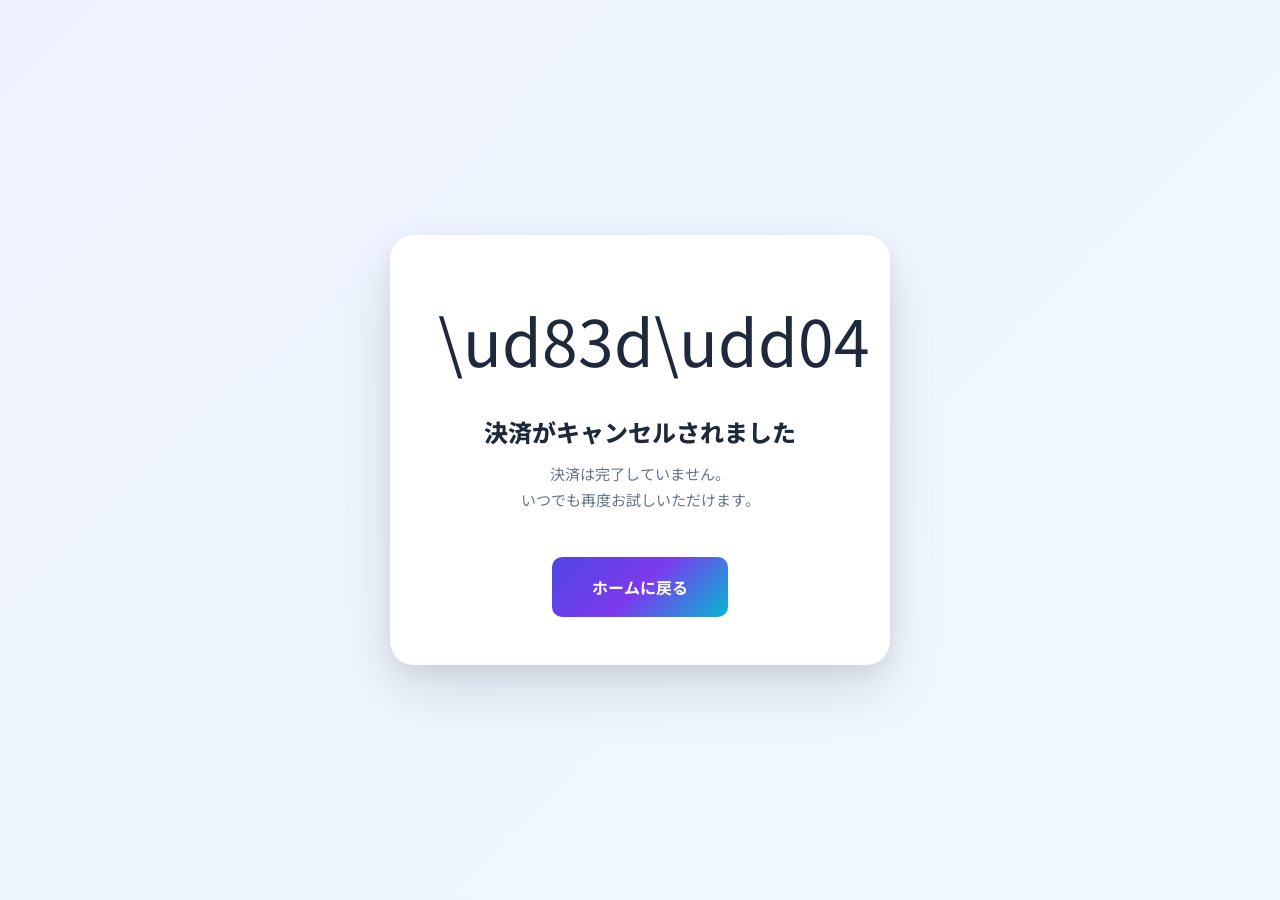
<file: frontend/payment-cancel.html>
<!DOCTYPE html>
<html lang="ja">
<head>
  <meta charset="UTF-8">
  <meta name="viewport" content="width=device-width, initial-scale=1.0">

  <!-- Google tag (gtag.js) - GA4 -->
  <script async src="https://www.googletagmanager.com/gtag/js?id=G-2V4SR99N5C"></script>
  <script>
    window.dataLayer = window.dataLayer || [];
    function gtag(){dataLayer.push(arguments);}
    gtag('js', new Date());
    gtag('config', 'G-2V4SR99N5C');
  </script>

  <title>決済キャンセル | AI GeoLens</title>
  <meta name="robots" content="noindex, nofollow">
  <link rel="preconnect" href="https://fonts.googleapis.com">
  <link href="https://fonts.googleapis.com/css2?family=Noto+Sans+JP:wght@400;700&display=swap" rel="stylesheet">
  <link rel="icon" type="image/svg+xml" href="/favicon.svg">
  <link rel="stylesheet" href="css/style.css">
</head>
<body>

<div class="payment-page">
  <div class="payment-card">
    <div class="payment-icon">\ud83d\udd04</div>
    <h2>決済がキャンセルされました</h2>
    <p>決済は完了していません。<br>いつでも再度お試しいただけます。</p>
    <a href="/" style="display:inline-block;background:var(--gradient);color:#fff;padding:16px 40px;border-radius:10px;text-decoration:none;font-weight:700;margin-top:20px;font-size:16px;">ホームに戻る</a>
  </div>
</div>

</body>
</html>
</file>
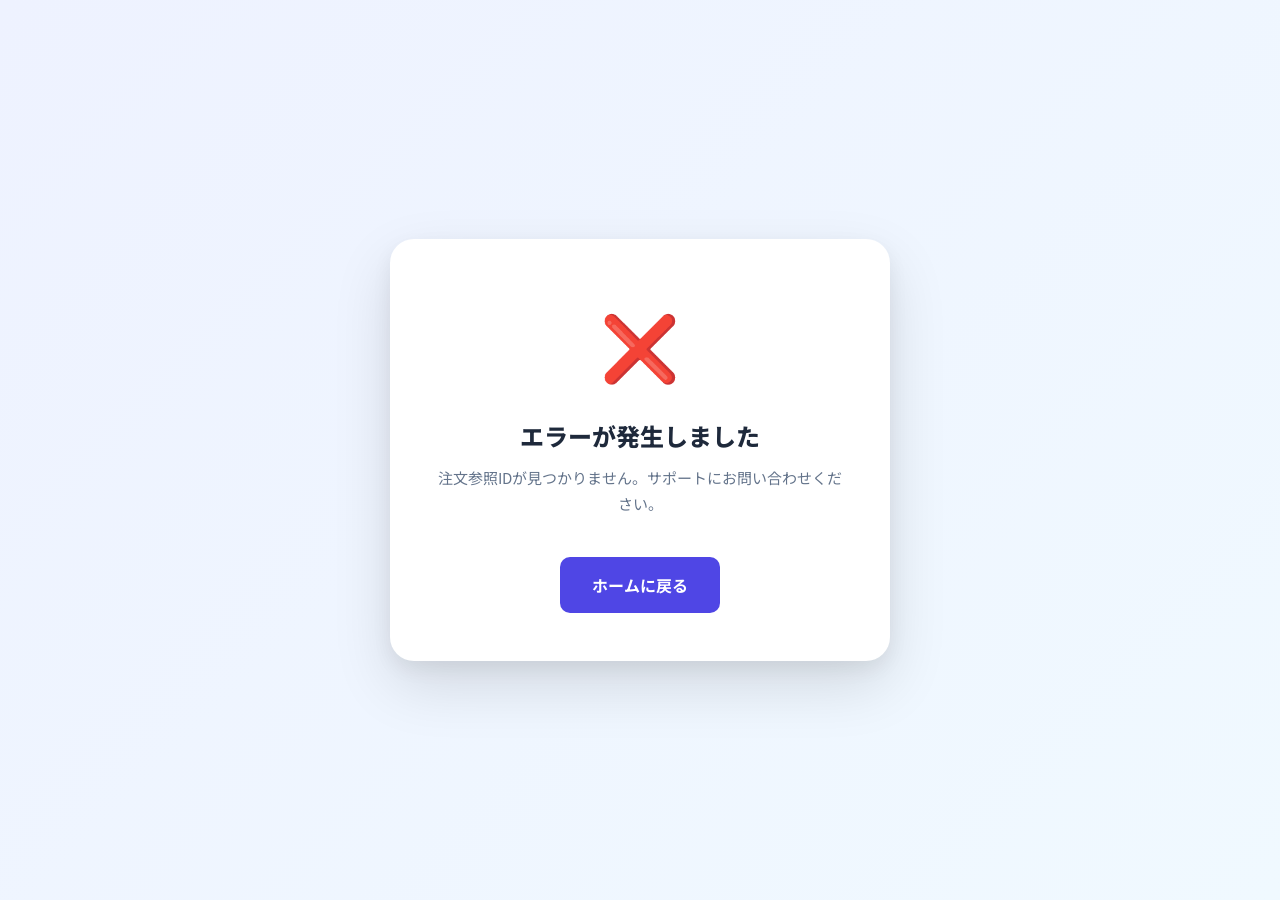
<file: frontend/payment-success.html>
<!DOCTYPE html>
<html lang="ja">
<head>
  <meta charset="UTF-8">
  <meta name="viewport" content="width=device-width, initial-scale=1.0">

  <!-- Google tag (gtag.js) - GA4 -->
  <script async src="https://www.googletagmanager.com/gtag/js?id=G-2V4SR99N5C"></script>
  <script>
    window.dataLayer = window.dataLayer || [];
    function gtag(){dataLayer.push(arguments);}
    gtag('js', new Date());
    gtag('config', 'G-2V4SR99N5C');
  </script>

  <title>決済完了 | AI GeoLens</title>
  <meta name="robots" content="noindex, nofollow">
  <link rel="preconnect" href="https://fonts.googleapis.com">
  <link href="https://fonts.googleapis.com/css2?family=Noto+Sans+JP:wght@400;700&display=swap" rel="stylesheet">
  <link rel="icon" type="image/svg+xml" href="/favicon.svg">
  <link rel="stylesheet" href="css/style.css">
</head>
<body>

<div class="payment-page">
  <div class="payment-card" id="payment-card">
    <!-- Content will be dynamically inserted -->
  </div>
</div>

<script>
const API_BASE = window.location.origin;

// Get order_ref from URL params (PayPal redirects with ?order_ref=xxx&token=EC-xxx&PayerID=xxx)
const params = new URLSearchParams(window.location.search);
const orderRef = params.get("order_ref");

async function verifyAndGenerateReport() {
  const card = document.getElementById("payment-card");

  if (!orderRef) {
    card.innerHTML = `
      <div class="payment-icon">\u274c</div>
      <h2>エラーが発生しました</h2>
      <p>注文参照IDが見つかりません。サポートにお問い合わせください。</p>
      <a href="/" style="display:inline-block;background:var(--primary);color:#fff;padding:14px 32px;border-radius:10px;text-decoration:none;font-weight:700;margin-top:16px;">ホームに戻る</a>
    `;
    return;
  }

  // Show loading state
  card.innerHTML = `
    <div class="payment-spinner"></div>
    <h2>決済を確認中...</h2>
    <p>PayPal決済を確認し、GEO診断レポートを生成しています。<br>この処理には1〜2分かかる場合があります。</p>
  `;

  try {
    const resp = await fetch(`${API_BASE}/api/verify-payment`, {
      method: "POST",
      headers: { "Content-Type": "application/json" },
      body: JSON.stringify({ order_ref: orderRef }),
    });

    const data = await resp.json();

    if (data.error) {
      throw new Error(data.message || data.error);
    }

    // Payment verified — redirect to main page with report data
    sessionStorage.setItem("geo_report_data", JSON.stringify(data));
    window.location.href = "/?report=1";
  } catch (err) {
    card.innerHTML = `
      <div class="payment-icon">\u274c</div>
      <h2>エラーが発生しました</h2>
      <p>${err.message}</p>
      <p style="margin-top:16px;font-size:13px;color:var(--text-light);">決済が完了している場合は、サポートまでお問い合わせください。注文番号: ${orderRef || 'N/A'}</p>
      <a href="/" style="display:inline-block;background:var(--primary);color:#fff;padding:14px 32px;border-radius:10px;text-decoration:none;font-weight:700;margin-top:20px;">ホームに戻る</a>
    `;
  }
}

// Start verification
verifyAndGenerateReport();
</script>

</body>
</html>
</file>
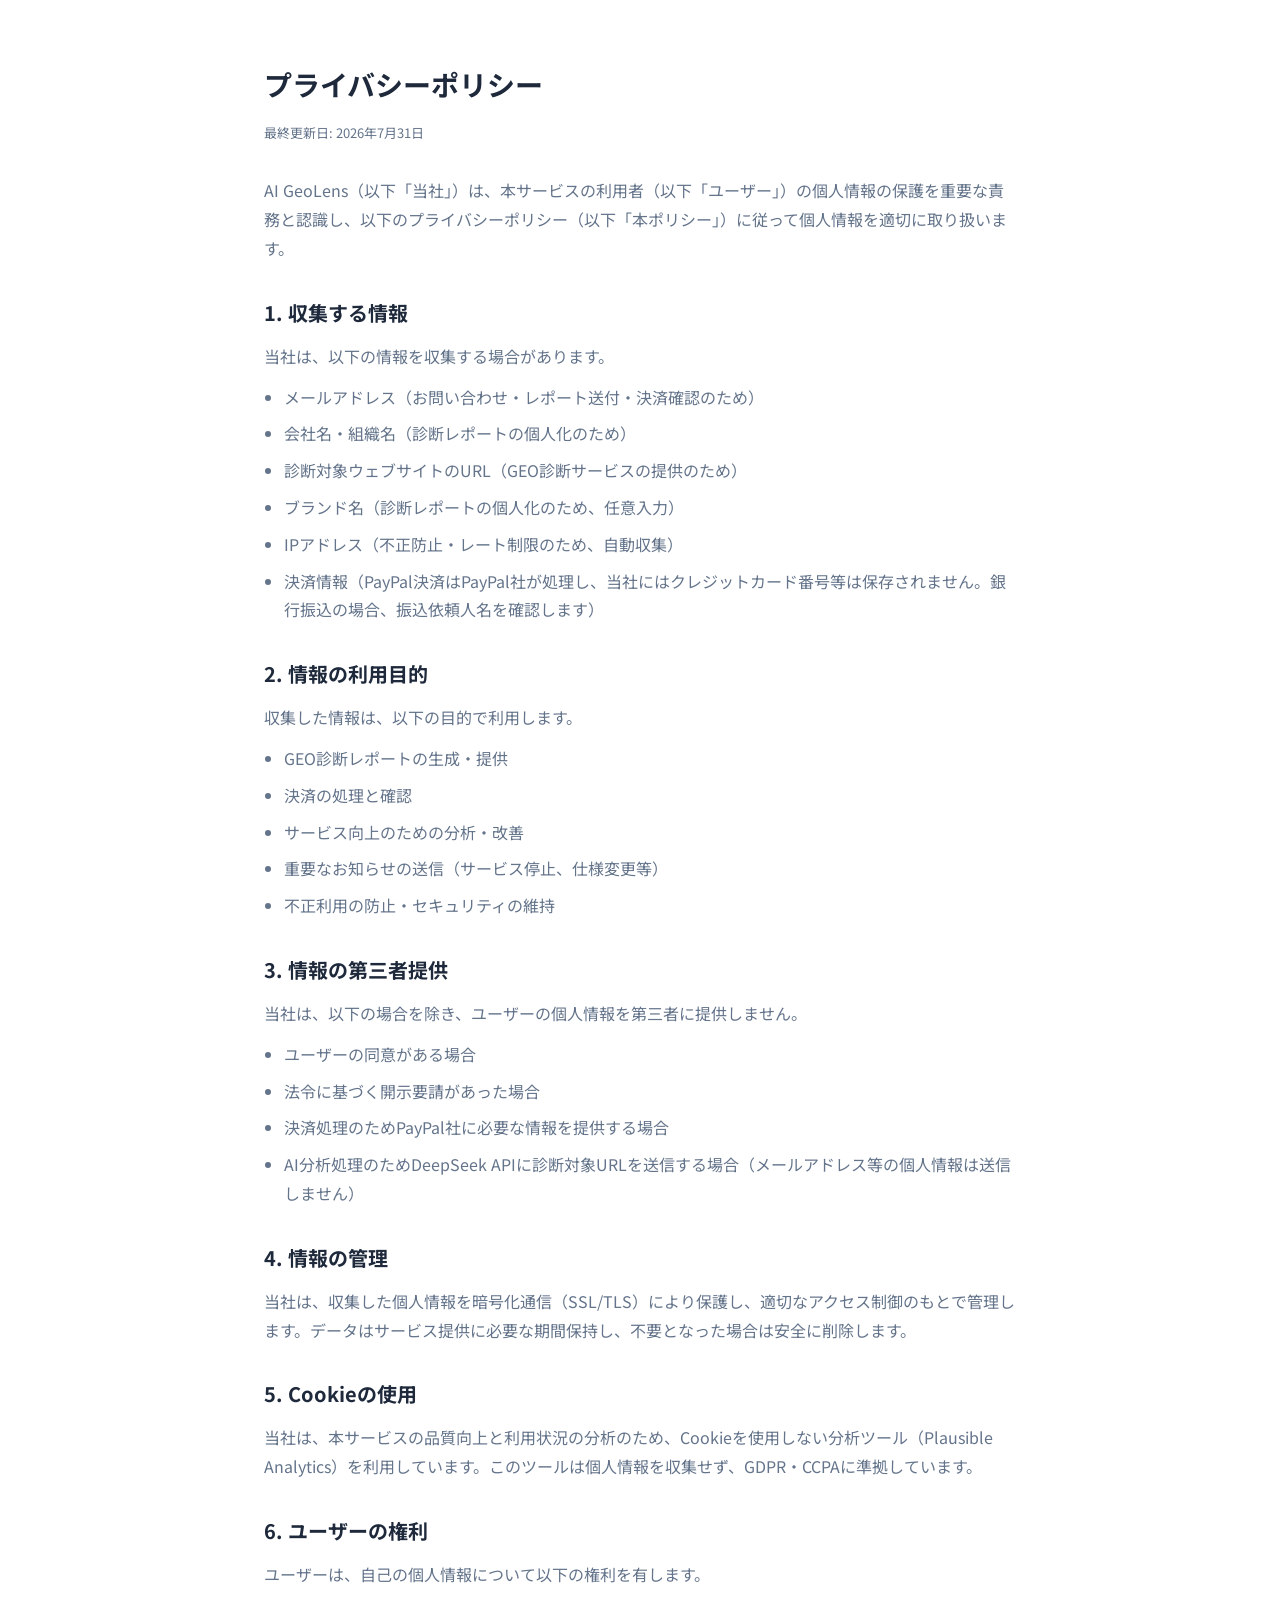
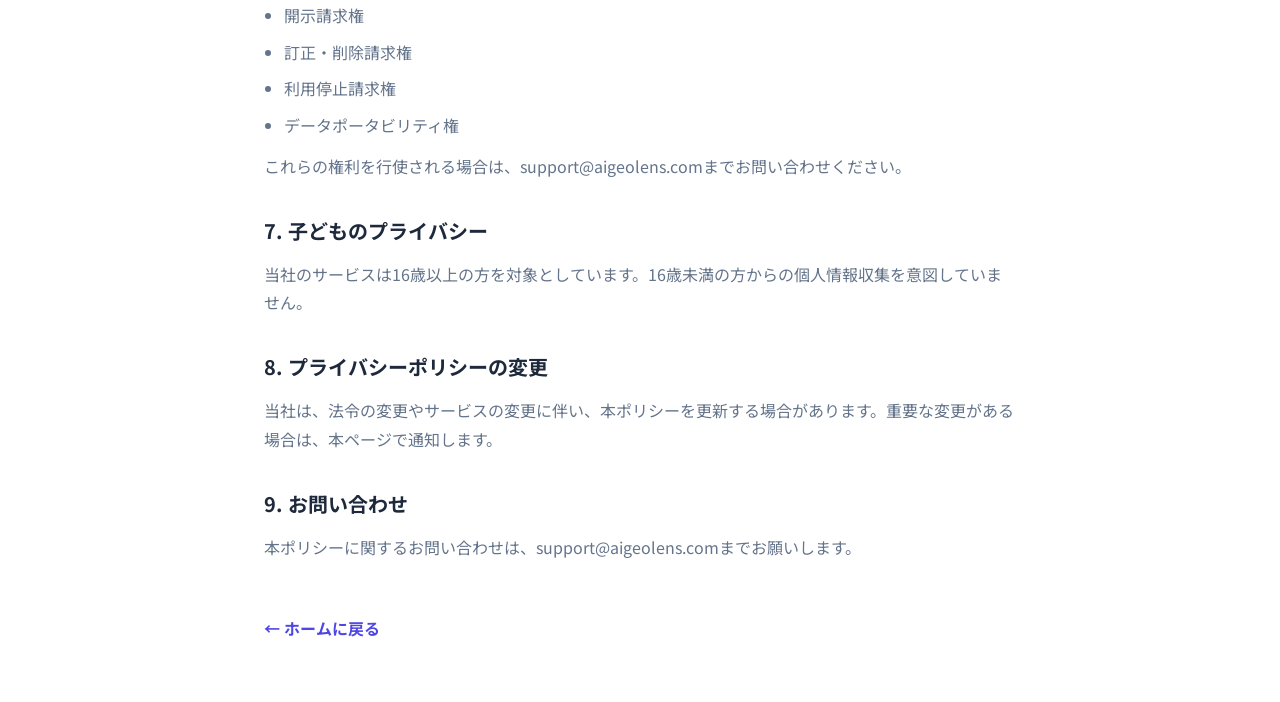
<file: frontend/privacy.html>
<!DOCTYPE html>
<html lang="ja">
<head>
  <meta charset="UTF-8">
  <meta name="viewport" content="width=device-width, initial-scale=1.0">

  <!-- Google tag (gtag.js) - GA4 -->
  <script async src="https://www.googletagmanager.com/gtag/js?id=G-2V4SR99N5C"></script>
  <script>
    window.dataLayer = window.dataLayer || [];
    function gtag(){dataLayer.push(arguments);}
    gtag('js', new Date());
    gtag('config', 'G-2V4SR99N5C');
  </script>

  <title>プライバシーポリシー | AI GeoLens</title>
  <meta name="robots" content="index, follow">
  <link rel="preconnect" href="https://fonts.googleapis.com">
  <link href="https://fonts.googleapis.com/css2?family=Noto+Sans+JP:wght@400;700&display=swap" rel="stylesheet">
  <link rel="icon" type="image/svg+xml" href="/favicon.svg">
  <link rel="stylesheet" href="css/style.css">
  <style>
    .legal-page { max-width: 800px; margin: 60px auto; padding: 0 24px; }
    .legal-page h1 { font-size: 28px; margin-bottom: 8px; }
    .legal-page .updated { color: var(--text-soft); font-size: 13px; margin-bottom: 32px; }
    .legal-page h2 { font-size: 20px; margin: 32px 0 12px; }
    .legal-page p { margin: 12px 0; line-height: 1.8; color: var(--text-soft); }
    .legal-page ul { margin: 12px 0 12px 20px; }
    .legal-page li { margin: 8px 0; color: var(--text-soft); line-height: 1.8; }
    .legal-page .back-link { display: inline-block; margin-top: 40px; color: var(--primary); text-decoration: none; font-weight: 700; }
  </style>
</head>
<body>

<div class="legal-page">
  <h1>プライバシーポリシー</h1>
  <p class="updated">最終更新日: 2026年7月31日</p>

  <p>AI GeoLens（以下「当社」）は、本サービスの利用者（以下「ユーザー」）の個人情報の保護を重要な責務と認識し、以下のプライバシーポリシー（以下「本ポリシー」）に従って個人情報を適切に取り扱います。</p>

  <h2>1. 収集する情報</h2>
  <p>当社は、以下の情報を収集する場合があります。</p>
  <ul>
    <li>メールアドレス（お問い合わせ・レポート送付・決済確認のため）</li>
    <li>会社名・組織名（診断レポートの個人化のため）</li>
    <li>診断対象ウェブサイトのURL（GEO診断サービスの提供のため）</li>
    <li>ブランド名（診断レポートの個人化のため、任意入力）</li>
    <li>IPアドレス（不正防止・レート制限のため、自動収集）</li>
    <li>決済情報（PayPal決済はPayPal社が処理し、当社にはクレジットカード番号等は保存されません。銀行振込の場合、振込依頼人名を確認します）</li>
  </ul>

  <h2>2. 情報の利用目的</h2>
  <p>収集した情報は、以下の目的で利用します。</p>
  <ul>
    <li>GEO診断レポートの生成・提供</li>
    <li>決済の処理と確認</li>
    <li>サービス向上のための分析・改善</li>
    <li>重要なお知らせの送信（サービス停止、仕様変更等）</li>
    <li>不正利用の防止・セキュリティの維持</li>
  </ul>

  <h2>3. 情報の第三者提供</h2>
  <p>当社は、以下の場合を除き、ユーザーの個人情報を第三者に提供しません。</p>
  <ul>
    <li>ユーザーの同意がある場合</li>
    <li>法令に基づく開示要請があった場合</li>
    <li>決済処理のためPayPal社に必要な情報を提供する場合</li>
    <li>AI分析処理のためDeepSeek APIに診断対象URLを送信する場合（メールアドレス等の個人情報は送信しません）</li>
  </ul>

  <h2>4. 情報の管理</h2>
  <p>当社は、収集した個人情報を暗号化通信（SSL/TLS）により保護し、適切なアクセス制御のもとで管理します。データはサービス提供に必要な期間保持し、不要となった場合は安全に削除します。</p>

  <h2>5. Cookieの使用</h2>
  <p>当社は、本サービスの品質向上と利用状況の分析のため、Cookieを使用しない分析ツール（Plausible Analytics）を利用しています。このツールは個人情報を収集せず、GDPR・CCPAに準拠しています。</p>

  <h2>6. ユーザーの権利</h2>
  <p>ユーザーは、自己の個人情報について以下の権利を有します。</p>
  <ul>
    <li>開示請求権</li>
    <li>訂正・削除請求権</li>
    <li>利用停止請求権</li>
    <li>データポータビリティ権</li>
  </ul>
  <p>これらの権利を行使される場合は、support@aigeolens.comまでお問い合わせください。</p>

  <h2>7. 子どものプライバシー</h2>
  <p>当社のサービスは16歳以上の方を対象としています。16歳未満の方からの個人情報収集を意図していません。</p>

  <h2>8. プライバシーポリシーの変更</h2>
  <p>当社は、法令の変更やサービスの変更に伴い、本ポリシーを更新する場合があります。重要な変更がある場合は、本ページで通知します。</p>

  <h2>9. お問い合わせ</h2>
  <p>本ポリシーに関するお問い合わせは、support@aigeolens.comまでお願いします。</p>

  <a href="/" class="back-link">&larr; ホームに戻る</a>
</div>

</body>
</html>
</file>
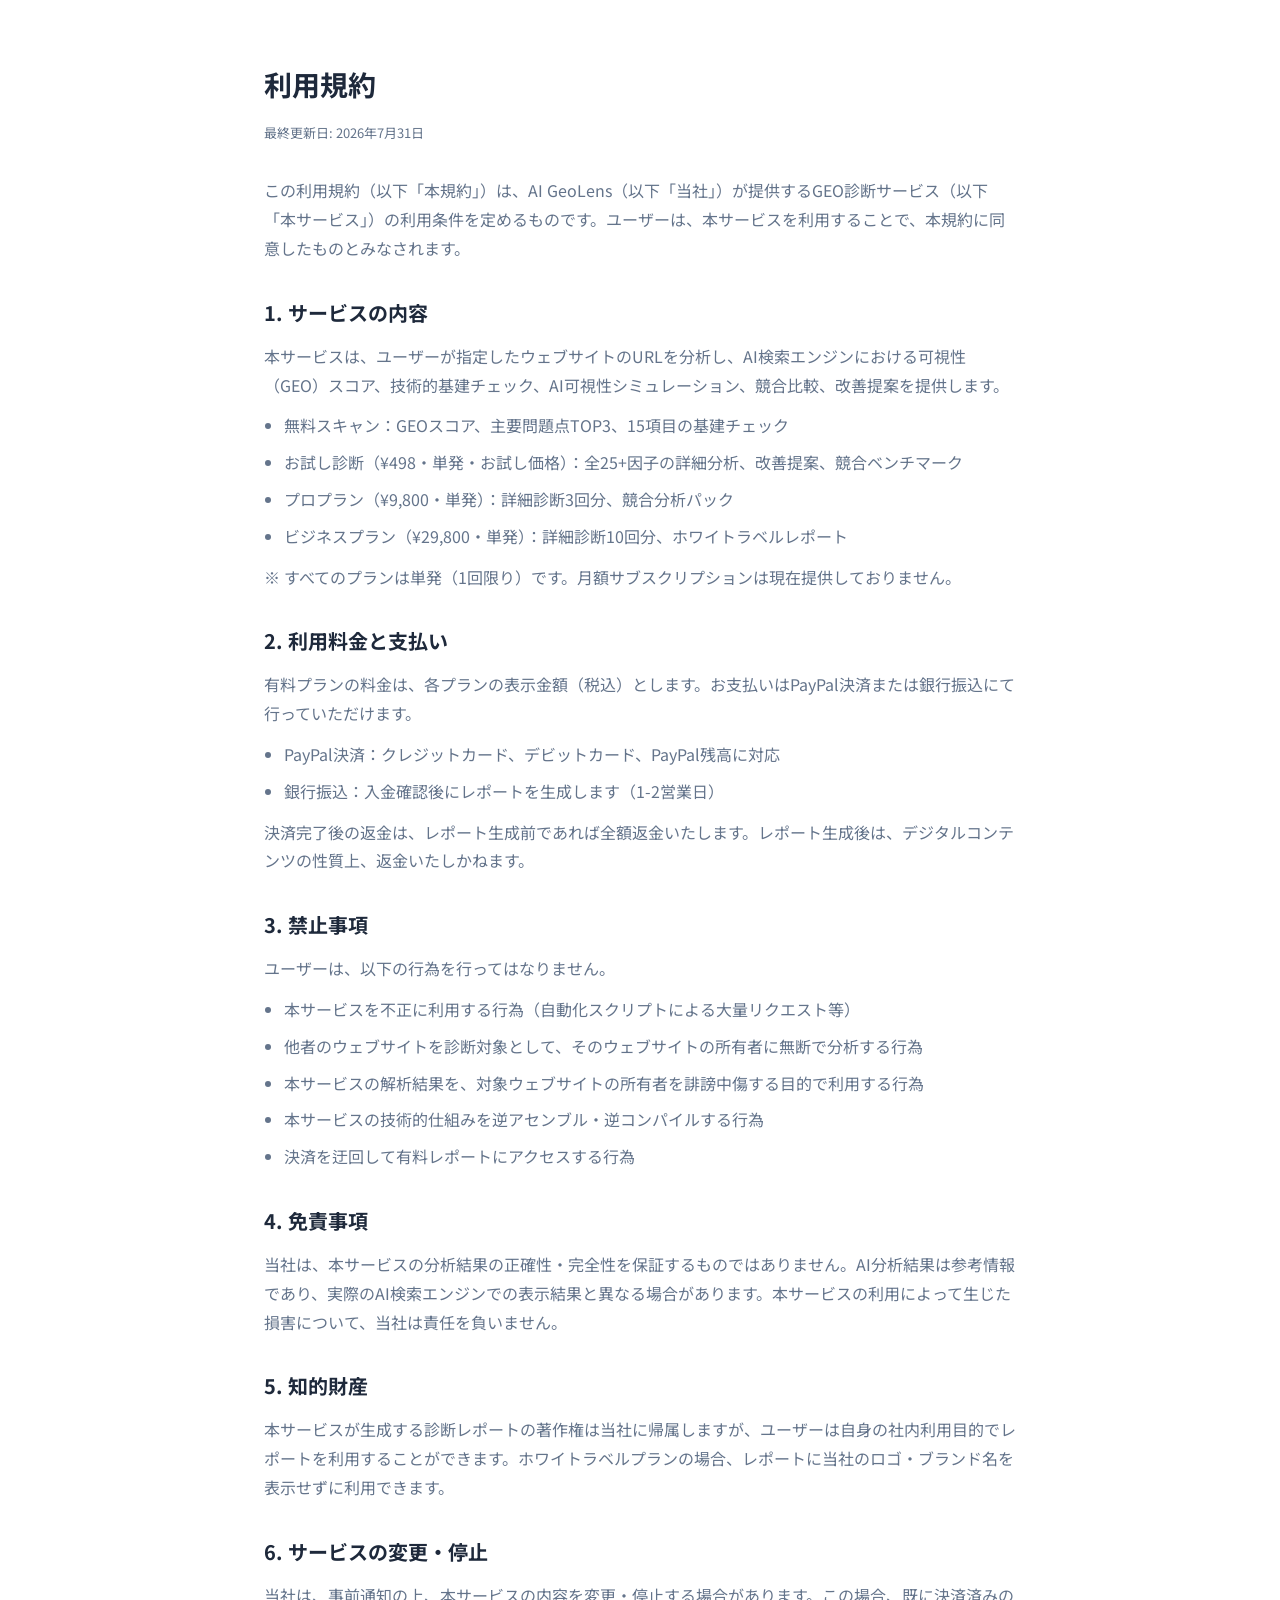
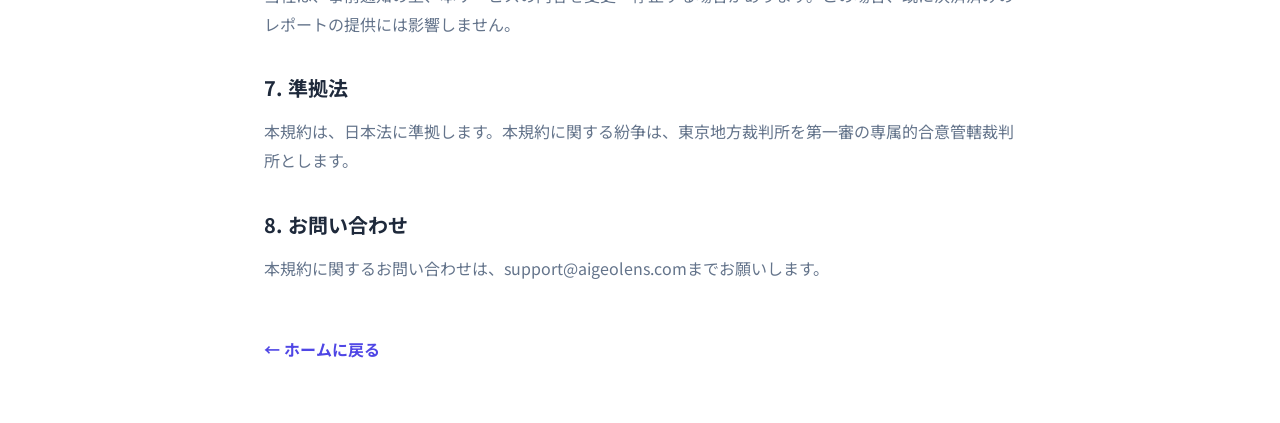
<file: frontend/terms.html>
<!DOCTYPE html>
<html lang="ja">
<head>
  <meta charset="UTF-8">
  <meta name="viewport" content="width=device-width, initial-scale=1.0">

  <!-- Google tag (gtag.js) - GA4 -->
  <script async src="https://www.googletagmanager.com/gtag/js?id=G-2V4SR99N5C"></script>
  <script>
    window.dataLayer = window.dataLayer || [];
    function gtag(){dataLayer.push(arguments);}
    gtag('js', new Date());
    gtag('config', 'G-2V4SR99N5C');
  </script>

  <title>利用規約 | AI GeoLens</title>
  <meta name="robots" content="index, follow">
  <link rel="preconnect" href="https://fonts.googleapis.com">
  <link href="https://fonts.googleapis.com/css2?family=Noto+Sans+JP:wght@400;700&display=swap" rel="stylesheet">
  <link rel="icon" type="image/svg+xml" href="/favicon.svg">
  <link rel="stylesheet" href="css/style.css">
  <style>
    .legal-page { max-width: 800px; margin: 60px auto; padding: 0 24px; }
    .legal-page h1 { font-size: 28px; margin-bottom: 8px; }
    .legal-page .updated { color: var(--text-soft); font-size: 13px; margin-bottom: 32px; }
    .legal-page h2 { font-size: 20px; margin: 32px 0 12px; }
    .legal-page p { margin: 12px 0; line-height: 1.8; color: var(--text-soft); }
    .legal-page ul { margin: 12px 0 12px 20px; }
    .legal-page li { margin: 8px 0; color: var(--text-soft); line-height: 1.8; }
    .legal-page .back-link { display: inline-block; margin-top: 40px; color: var(--primary); text-decoration: none; font-weight: 700; }
  </style>
</head>
<body>

<div class="legal-page">
  <h1>利用規約</h1>
  <p class="updated">最終更新日: 2026年7月31日</p>

  <p>この利用規約（以下「本規約」）は、AI GeoLens（以下「当社」）が提供するGEO診断サービス（以下「本サービス」）の利用条件を定めるものです。ユーザーは、本サービスを利用することで、本規約に同意したものとみなされます。</p>

  <h2>1. サービスの内容</h2>
  <p>本サービスは、ユーザーが指定したウェブサイトのURLを分析し、AI検索エンジンにおける可視性（GEO）スコア、技術的基建チェック、AI可視性シミュレーション、競合比較、改善提案を提供します。</p>
  <ul>
    <li>無料スキャン：GEOスコア、主要問題点TOP3、15項目の基建チェック</li>
    <li>お試し診断（¥498・単発・お試し価格）：全25+因子の詳細分析、改善提案、競合ベンチマーク</li>
    <li>プロプラン（¥9,800・単発）：詳細診断3回分、競合分析パック</li>
    <li>ビジネスプラン（¥29,800・単発）：詳細診断10回分、ホワイトラベルレポート</li>
  </ul>
  <p>※ すべてのプランは単発（1回限り）です。月額サブスクリプションは現在提供しておりません。</p>

  <h2>2. 利用料金と支払い</h2>
  <p>有料プランの料金は、各プランの表示金額（税込）とします。お支払いはPayPal決済または銀行振込にて行っていただけます。</p>
  <ul>
    <li>PayPal決済：クレジットカード、デビットカード、PayPal残高に対応</li>
    <li>銀行振込：入金確認後にレポートを生成します（1-2営業日）</li>
  </ul>
  <p>決済完了後の返金は、レポート生成前であれば全額返金いたします。レポート生成後は、デジタルコンテンツの性質上、返金いたしかねます。</p>

  <h2>3. 禁止事項</h2>
  <p>ユーザーは、以下の行為を行ってはなりません。</p>
  <ul>
    <li>本サービスを不正に利用する行為（自動化スクリプトによる大量リクエスト等）</li>
    <li>他者のウェブサイトを診断対象として、そのウェブサイトの所有者に無断で分析する行為</li>
    <li>本サービスの解析結果を、対象ウェブサイトの所有者を誹謗中傷する目的で利用する行為</li>
    <li>本サービスの技術的仕組みを逆アセンブル・逆コンパイルする行為</li>
    <li>決済を迂回して有料レポートにアクセスする行為</li>
  </ul>

  <h2>4. 免責事項</h2>
  <p>当社は、本サービスの分析結果の正確性・完全性を保証するものではありません。AI分析結果は参考情報であり、実際のAI検索エンジンでの表示結果と異なる場合があります。本サービスの利用によって生じた損害について、当社は責任を負いません。</p>

  <h2>5. 知的財産</h2>
  <p>本サービスが生成する診断レポートの著作権は当社に帰属しますが、ユーザーは自身の社内利用目的でレポートを利用することができます。ホワイトラベルプランの場合、レポートに当社のロゴ・ブランド名を表示せずに利用できます。</p>

  <h2>6. サービスの変更・停止</h2>
  <p>当社は、事前通知の上、本サービスの内容を変更・停止する場合があります。この場合、既に決済済みのレポートの提供には影響しません。</p>

  <h2>7. 準拠法</h2>
  <p>本規約は、日本法に準拠します。本規約に関する紛争は、東京地方裁判所を第一審の専属的合意管轄裁判所とします。</p>

  <h2>8. お問い合わせ</h2>
  <p>本規約に関するお問い合わせは、support@aigeolens.comまでお願いします。</p>

  <a href="/" class="back-link">&larr; ホームに戻る</a>
</div>

</body>
</html>
</file>
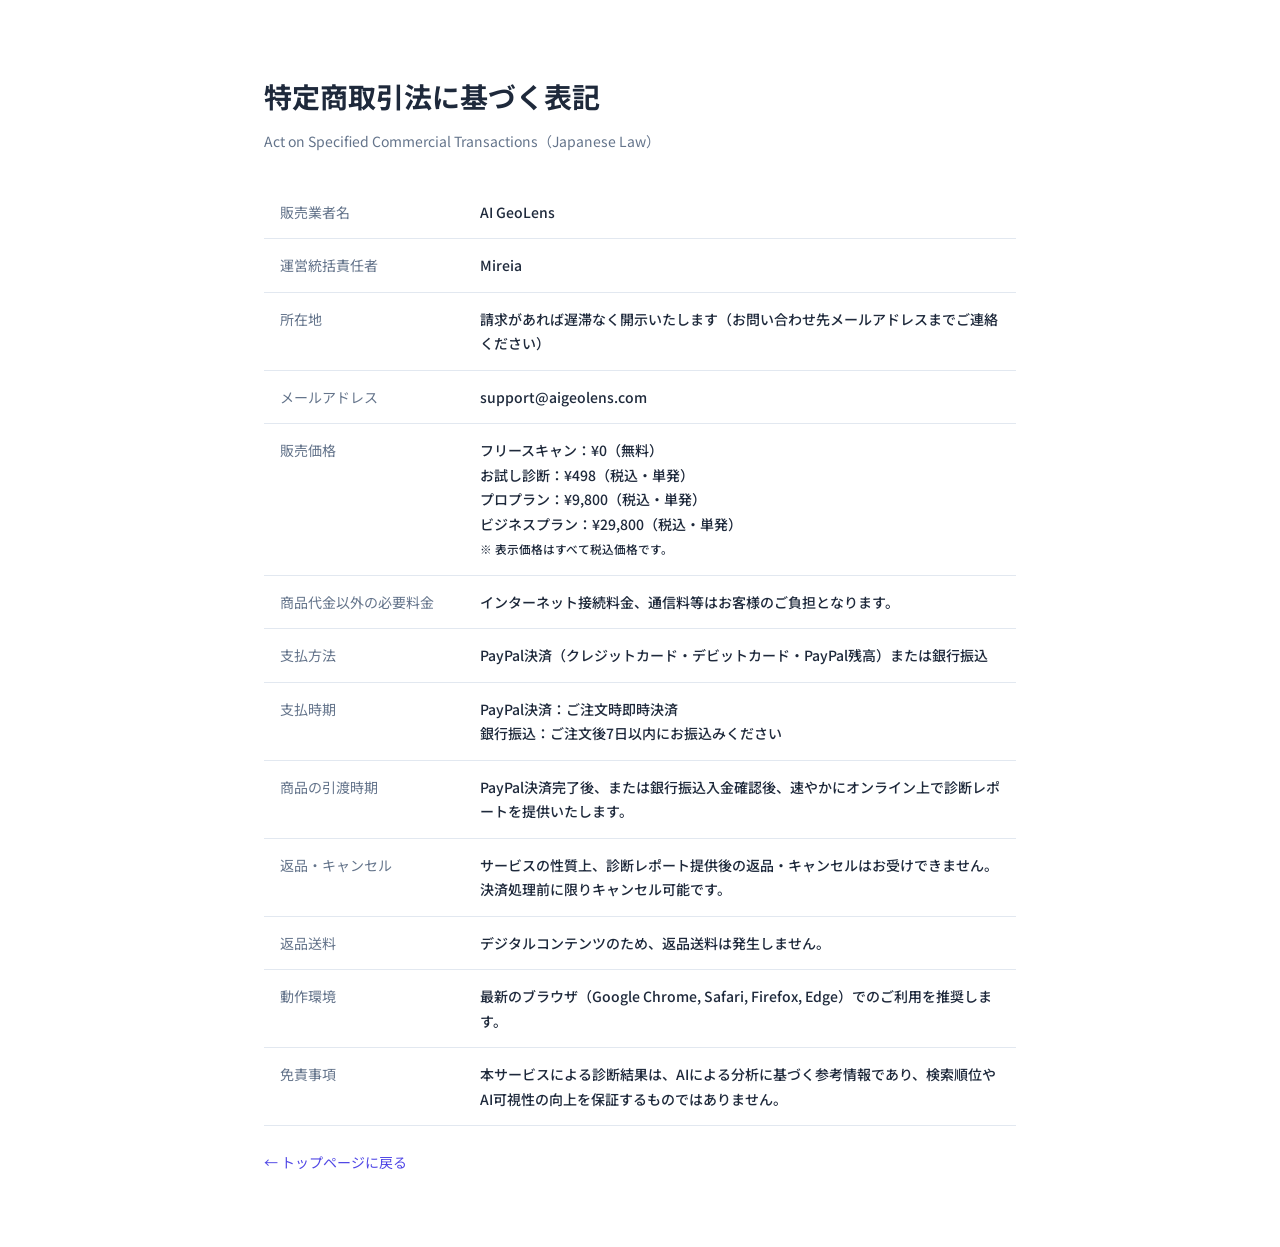
<file: frontend/特定商取引法.html>
<!DOCTYPE html>
<html lang="ja">
<head>
  <meta charset="UTF-8">
  <meta name="viewport" content="width=device-width, initial-scale=1.0">

  <!-- Google tag (gtag.js) - GA4 -->
  <script async src="https://www.googletagmanager.com/gtag/js?id=G-2V4SR99N5C"></script>
  <script>
    window.dataLayer = window.dataLayer || [];
    function gtag(){dataLayer.push(arguments);}
    gtag('js', new Date());
    gtag('config', 'G-2V4SR99N5C');
  </script>

  <title>特定商取引法に基づく表記 | AI GeoLens</title>
  <meta name="robots" content="noindex, follow">
  <link rel="preconnect" href="https://fonts.googleapis.com">
  <link rel="preconnect" href="https://fonts.gstatic.com" crossorigin>
  <link href="https://fonts.googleapis.com/css2?family=Noto+Sans+JP:wght@400;700&display=swap" rel="stylesheet">
  <link rel="icon" type="image/svg+xml" href="/favicon.svg">
  <link rel="stylesheet" href="css/style.css">
  <style>
    .legal-container { max-width: 800px; margin: 40px auto; padding: 32px 24px; background: var(--card); border-radius: 16px; }
    .legal-container h1 { font-size: 28px; margin-bottom: 8px; }
    .legal-container .subtitle { color: var(--text-soft); font-size: 14px; margin-bottom: 32px; }
    .legal-table { width: 100%; border-collapse: collapse; }
    .legal-table th, .legal-table td { padding: 14px 16px; border-bottom: 1px solid var(--border); font-size: 14px; text-align: left; vertical-align: top; }
    .legal-table th { width: 200px; color: var(--text-soft); font-weight: 400; white-space: nowrap; }
    .legal-table td { font-weight: 500; }
    .back-link { display: inline-block; margin-top: 24px; color: var(--primary); text-decoration: none; font-size: 14px; }
    .back-link:hover { text-decoration: underline; }
  </style>
</head>
<body style="background: var(--bg); min-height: 100vh;">
  <div class="legal-container">
    <h1>特定商取引法に基づく表記</h1>
    <p class="subtitle">Act on Specified Commercial Transactions（Japanese Law）</p>

    <table class="legal-table">
      <tr><th>販売業者名</th><td>AI GeoLens</td></tr>
      <tr><th>運営統括責任者</th><td>Mireia</td></tr>
      <tr><th>所在地</th><td>請求があれば遅滞なく開示いたします（お問い合わせ先メールアドレスまでご連絡ください）</td></tr>
      <tr><th>メールアドレス</th><td>support@aigeolens.com</td></tr>
      <tr><th>販売価格</th>
        <td>
          フリースキャン：¥0（無料）<br>
          お試し診断：¥498（税込・単発）<br>
          プロプラン：¥9,800（税込・単発）<br>
          ビジネスプラン：¥29,800（税込・単発）<br>
          <small>※ 表示価格はすべて税込価格です。</small>
        </td>
      </tr>
      <tr><th>商品代金以外の必要料金</th><td>インターネット接続料金、通信料等はお客様のご負担となります。</td></tr>
      <tr><th>支払方法</th><td>PayPal決済（クレジットカード・デビットカード・PayPal残高）または銀行振込</td></tr>
      <tr><th>支払時期</th><td>PayPal決済：ご注文時即時決済<br>銀行振込：ご注文後7日以内にお振込みください</td></tr>
      <tr><th>商品の引渡時期</th><td>PayPal決済完了後、または銀行振込入金確認後、速やかにオンライン上で診断レポートを提供いたします。</td></tr>
      <tr><th>返品・キャンセル</th><td>サービスの性質上、診断レポート提供後の返品・キャンセルはお受けできません。決済処理前に限りキャンセル可能です。</td></tr>
      <tr><th>返品送料</th><td>デジタルコンテンツのため、返品送料は発生しません。</td></tr>
      <tr><th>動作環境</th><td>最新のブラウザ（Google Chrome, Safari, Firefox, Edge）でのご利用を推奨します。</td></tr>
      <tr><th>免責事項</th><td>本サービスによる診断結果は、AIによる分析に基づく参考情報であり、検索順位やAI可視性の向上を保証するものではありません。</td></tr>
    </table>

    <a href="/" class="back-link">&larr; トップページに戻る</a>
  </div>
</body>
</html>
</file>
<file: frontend/css/style.css>
/* ==================== AI GeoLens — Stylesheet ==================== */
/* Modern Japanese B2B SaaS Design */

:root {
  /* Brand Colors */
  --primary: #4F46E5;
  --primary-dark: #4338CA;
  --primary-light: #818CF8;
  --primary-lighter: #C7D2FE;
  --accent: #06B6D4;
  --accent-dark: #0891B2;
  --gradient: linear-gradient(135deg, #4F46E5 0%, #7C3AED 50%, #06B6D4 100%);
  --gradient-soft: linear-gradient(135deg, #EEF2FF 0%, #F0F9FF 100%);

  /* Neutral Colors */
  --bg: #FFFFFF;
  --bg-soft: #F8FAFC;
  --bg-softer: #F1F5F9;
  --bg-card: #FFFFFF;
  --text: #1E293B;
  --text-soft: #64748B;
  --text-light: #94A3B8;
  --border: #E2E8F0;
  --border-light: #F1F5F9;

  /* Status Colors */
  --success: #22C55E;
  --success-soft: #DCFCE7;
  --warning: #F59E0B;
  --warning-soft: #FEF3C7;
  --danger: #EF4444;
  --danger-soft: #FEE2E2;

  /* Layout */
  --radius: 16px;
  --radius-sm: 10px;
  --radius-lg: 24px;
  --shadow: 0 1px 3px rgba(0,0,0,0.05), 0 1px 2px rgba(0,0,0,0.03);
  --shadow-md: 0 4px 12px rgba(0,0,0,0.06), 0 1px 4px rgba(0,0,0,0.04);
  --shadow-lg: 0 12px 40px rgba(0,0,0,0.08), 0 4px 12px rgba(0,0,0,0.04);
  --shadow-xl: 0 24px 60px rgba(0,0,0,0.12), 0 8px 20px rgba(0,0,0,0.06);
  --max-width: 1160px;
}

* { margin: 0; padding: 0; box-sizing: border-box; }

html { scroll-behavior: smooth; }

body {
  font-family: "Noto Sans JP", "Inter", -apple-system, "Hiragino Kaku Gothic ProN", "Hiragino Sans", Meiryo, sans-serif;
  color: var(--text);
  background: var(--bg);
  line-height: 1.75;
  font-size: 16px;
  -webkit-font-smoothing: antialiased;
  -moz-osx-font-smoothing: grayscale;
}

.container { max-width: var(--max-width); margin: 0 auto; padding: 0 24px; }

/* ==================== Hero ==================== */
.hero {
  background: var(--gradient);
  color: #fff;
  padding: 90px 0 110px;
  position: relative;
  overflow: hidden;
}
.hero-bg-mesh {
  position: absolute;
  inset: 0;
  background-image:
    radial-gradient(circle at 20% 30%, rgba(255,255,255,0.08) 0%, transparent 40%),
    radial-gradient(circle at 80% 70%, rgba(6,182,212,0.15) 0%, transparent 40%),
    radial-gradient(circle at 50% 50%, rgba(124,58,237,0.1) 0%, transparent 50%);
  pointer-events: none;
}
.hero::after {
  content: "";
  position: absolute;
  bottom: -1px; left: 0; right: 0;
  height: 80px;
  background: var(--bg);
  clip-path: polygon(0 100%, 100% 100%, 100% 0, 0 80px);
}
.hero-inner { text-align: center; position: relative; z-index: 1; }
.hero .badge {
  display: inline-block;
  background: rgba(255,255,255,0.12);
  border: 1px solid rgba(255,255,255,0.2);
  padding: 8px 20px;
  border-radius: 100px;
  font-size: 13px;
  margin-bottom: 24px;
  backdrop-filter: blur(10px);
  font-weight: 500;
  letter-spacing: 0.3px;
}
.hero h1 {
  font-size: 46px;
  font-weight: 800;
  margin-bottom: 18px;
  letter-spacing: -1px;
  line-height: 1.35;
}
.grad-text {
  background: linear-gradient(135deg, #FBBF24 0%, #F59E0B 100%);
  -webkit-background-clip: text;
  -webkit-text-fill-color: transparent;
  background-clip: text;
}
.hero .sub {
  font-size: 18px;
  opacity: 0.92;
  max-width: 660px;
  margin: 0 auto 36px;
  line-height: 1.7;
}

/* === URL Input Form === */
.url-form-wrap {
  max-width: 580px;
  margin: 0 auto;
  background: #fff;
  border-radius: var(--radius);
  padding: 8px;
  display: flex;
  gap: 6px;
  box-shadow: 0 24px 60px rgba(0,0,0,0.18), 0 8px 24px rgba(0,0,0,0.1);
}
.url-form-wrap input {
  flex: 1;
  border: none;
  outline: none;
  padding: 15px 20px;
  font-size: 15px;
  border-radius: var(--radius-sm);
  color: var(--text);
  font-family: inherit;
}
.url-form-wrap input::placeholder { color: var(--text-light); }
.url-form-wrap button {
  background: var(--primary);
  color: #fff;
  border: none;
  padding: 15px 30px;
  border-radius: var(--radius-sm);
  font-size: 15px;
  font-weight: 700;
  cursor: pointer;
  transition: all 0.2s ease;
  white-space: nowrap;
  font-family: inherit;
}
.url-form-wrap button:hover {
  background: var(--primary-dark);
  transform: translateY(-1px);
  box-shadow: 0 4px 12px rgba(79,70,229,0.3);
}
.url-form-wrap button:disabled { background: var(--text-light); cursor: not-allowed; transform: none; box-shadow: none; }

.hero-trust {
  margin-top: 28px;
  font-size: 13px;
  opacity: 0.85;
  display: flex;
  justify-content: center;
  gap: 28px;
  flex-wrap: wrap;
}
.hero-trust span::before { content: "\2713"; margin-right: 6px; font-weight: 700; }

/* ==================== Stats Bar ==================== */
.stats-bar {
  padding: 40px 0;
  background: var(--bg);
  border-bottom: 1px solid var(--border-light);
}
.stats-grid {
  display: grid;
  grid-template-columns: repeat(4, 1fr);
  gap: 24px;
  text-align: center;
}
.stat-item { padding: 8px; }
.stat-num {
  font-size: 36px;
  font-weight: 800;
  background: var(--gradient);
  -webkit-background-clip: text;
  -webkit-text-fill-color: transparent;
  background-clip: text;
  letter-spacing: -1px;
}
.stat-label {
  font-size: 13px;
  color: var(--text-soft);
  margin-top: 4px;
  font-weight: 500;
}

/* ==================== Sections ==================== */
section { padding: 80px 0; }
.section-title { text-align: center; margin-bottom: 52px; }
.section-title h2 { font-size: 34px; font-weight: 800; margin-bottom: 14px; letter-spacing: -0.5px; }
.section-title p { color: var(--text-soft); font-size: 16px; max-width: 600px; margin: 0 auto; }

/* ==================== Problem ==================== */
.problem { background: var(--bg-soft); }
.problem-grid { display: grid; grid-template-columns: repeat(3, 1fr); gap: 28px; }
.problem-card {
  background: var(--bg-card);
  border-radius: var(--radius);
  padding: 36px;
  box-shadow: var(--shadow-md);
  text-align: center;
  border: 1px solid var(--border);
  transition: transform 0.3s ease, box-shadow 0.3s ease;
}
.problem-card:hover {
  transform: translateY(-6px);
  box-shadow: var(--shadow-lg);
}
.problem-card .icon { font-size: 44px; margin-bottom: 18px; }
.problem-card h3 { font-size: 19px; margin-bottom: 10px; font-weight: 700; }
.problem-card p { color: var(--text-soft); font-size: 14px; line-height: 1.7; }

/* ==================== Steps ==================== */
.steps-grid { display: grid; grid-template-columns: repeat(3, 1fr); gap: 28px; }
.step-card {
  text-align: center;
  padding: 40px 28px;
  border-radius: var(--radius);
  background: var(--bg-card);
  border: 2px solid var(--border);
  transition: all 0.3s ease;
  position: relative;
}
.step-card:hover {
  border-color: var(--primary-light);
  transform: translateY(-4px);
  box-shadow: var(--shadow-md);
}
.step-card .num {
  width: 52px; height: 52px;
  background: var(--gradient);
  color: #fff;
  border-radius: 50%;
  display: flex; align-items: center; justify-content: center;
  font-size: 22px; font-weight: 800;
  margin: 0 auto 18px;
  box-shadow: 0 4px 12px rgba(79,70,229,0.25);
}
.step-card h3 { font-size: 19px; margin-bottom: 10px; font-weight: 700; }
.step-card p { color: var(--text-soft); font-size: 14px; line-height: 1.7; }

/* ==================== Features ==================== */
.features { background: var(--bg-soft); }
.features-grid { display: grid; grid-template-columns: repeat(2, 1fr); gap: 24px; }
.feature-item {
  display: flex;
  gap: 18px;
  padding: 28px;
  background: var(--bg-card);
  border-radius: var(--radius);
  border: 1px solid var(--border);
  transition: all 0.3s ease;
}
.feature-item:hover {
  border-color: var(--primary-lighter);
  box-shadow: var(--shadow-md);
  transform: translateY(-2px);
}
.feature-item .icon {
  flex-shrink: 0;
  width: 48px; height: 48px;
  background: linear-gradient(135deg, rgba(79,70,229,0.1) 0%, rgba(6,182,212,0.1) 100%);
  border-radius: var(--radius-sm);
  display: flex; align-items: center; justify-content: center;
  font-size: 24px;
}
.feature-item h3 { font-size: 17px; margin-bottom: 6px; font-weight: 700; }
.feature-item p { color: var(--text-soft); font-size: 14px; line-height: 1.65; }

/* ==================== Pricing ==================== */
.pricing-grid { display: grid; grid-template-columns: repeat(4, 1fr); gap: 20px; }
.price-card {
  background: var(--bg-card);
  border-radius: var(--radius);
  padding: 36px 24px;
  border: 2px solid var(--border);
  position: relative;
  transition: all 0.3s ease;
  display: flex;
  flex-direction: column;
}
.price-card:hover {
  transform: translateY(-6px);
  box-shadow: var(--shadow-lg);
}
.price-card.featured {
  border-color: var(--primary);
  background: linear-gradient(180deg, #FAFBFF 0%, #FFFFFF 100%);
  box-shadow: var(--shadow-lg);
  transform: translateY(-4px);
}
.price-card.featured::before {
  content: "おすすめ";
  position: absolute;
  top: -14px; left: 50%; transform: translateX(-50%);
  background: var(--gradient);
  color: #fff;
  padding: 5px 18px;
  border-radius: 100px;
  font-size: 12px;
  font-weight: 700;
  letter-spacing: 0.5px;
  box-shadow: 0 4px 12px rgba(79,70,229,0.3);
}
.price-card .plan { font-size: 14px; color: var(--text-soft); font-weight: 600; text-transform: uppercase; letter-spacing: 0.5px; }
.price-card .price { font-size: 38px; font-weight: 800; margin: 10px 0; letter-spacing: -1px; }
.price-card .price small { font-size: 14px; font-weight: 400; color: var(--text-soft); }
.price-card ul { list-style: none; margin: 20px 0; flex: 1; }
.price-card ul li { padding: 7px 0; font-size: 14px; color: var(--text-soft); }
.price-card ul li::before { content: "\2713"; color: var(--success); margin-right: 8px; font-weight: 700; }
.price-card .btn {
  display: block; text-align: center;
  background: var(--bg-soft);
  color: var(--text);
  padding: 13px;
  border-radius: var(--radius-sm);
  text-decoration: none;
  font-weight: 700;
  font-size: 14px;
  transition: all 0.2s ease;
  border: 1px solid var(--border);
}
.price-card .btn:hover { background: var(--primary); color: #fff; border-color: var(--primary); }
.price-card.featured .btn { background: var(--gradient); color: #fff; border: none; }
.price-card.featured .btn:hover { opacity: 0.9; transform: translateY(-1px); }

.pricing-note { text-align: center; margin-top: 32px; color: var(--text-light); }

/* ==================== FAQ ==================== */
.faq { background: var(--bg-soft); }
.faq-list { max-width: 740px; margin: 0 auto; }
.faq-item {
  background: var(--bg-card);
  border-radius: var(--radius);
  margin-bottom: 14px;
  overflow: hidden;
  border: 1px solid var(--border);
  transition: box-shadow 0.2s;
}
.faq-item:hover { box-shadow: var(--shadow); }
.faq-item[open] { box-shadow: var(--shadow-md); border-color: var(--primary-lighter); }
.faq-item summary {
  padding: 20px 28px;
  cursor: pointer;
  font-weight: 600;
  font-size: 15px;
  list-style: none;
  display: flex;
  justify-content: space-between;
  align-items: center;
  transition: color 0.2s;
}
.faq-item summary:hover { color: var(--primary); }
.faq-item summary::after { content: "+"; font-size: 24px; color: var(--primary); font-weight: 300; transition: transform 0.2s; }
.faq-item[open] summary::after { transform: rotate(45deg); }
.faq-item .answer { padding: 0 28px 22px; color: var(--text-soft); font-size: 14px; line-height: 1.8; }

/* ==================== CTA ==================== */
.cta {
  text-align: center;
  padding: 72px 0;
  background: var(--gradient-soft);
}
.cta h2 { font-size: 30px; margin-bottom: 14px; font-weight: 800; }
.cta p { color: var(--text-soft); margin-bottom: 28px; font-size: 16px; }
.cta .btn-cta {
  display: inline-block;
  background: var(--gradient);
  color: #fff;
  padding: 16px 44px;
  border-radius: var(--radius-sm);
  text-decoration: none;
  font-weight: 700;
  font-size: 16px;
  transition: all 0.2s ease;
  box-shadow: 0 4px 16px rgba(79,70,229,0.25);
}
.cta .btn-cta:hover {
  transform: translateY(-2px);
  box-shadow: 0 8px 24px rgba(79,70,229,0.35);
}

/* ==================== Footer ==================== */
footer {
  background: #0F172A;
  color: #94A3B8;
  padding: 56px 0 32px;
}
.footer-grid {
  display: grid;
  grid-template-columns: 2fr 1fr 1fr;
  gap: 48px;
  margin-bottom: 36px;
}
.footer-logo { font-size: 20px; font-weight: 800; color: #fff; margin-bottom: 12px; }
.footer-col p { font-size: 14px; line-height: 1.7; max-width: 320px; }
.footer-col h4 { color: #fff; font-size: 14px; margin-bottom: 14px; font-weight: 600; text-transform: uppercase; letter-spacing: 0.5px; }
.footer-col ul { list-style: none; }
.footer-col ul li { margin-bottom: 8px; }
.footer-col ul li a { color: #94A3B8; text-decoration: none; font-size: 14px; transition: color 0.2s; }
.footer-col ul li a:hover { color: var(--primary-light); }
.footer-bottom {
  border-top: 1px solid rgba(255,255,255,0.08);
  padding-top: 24px;
  text-align: center;
  font-size: 13px;
}
.footer-bottom p { margin: 2px 0; }

/* ==================== Loading Overlay ==================== */
.loading-overlay {
  position: fixed;
  inset: 0;
  background: rgba(15,23,42,0.7);
  display: none;
  align-items: center;
  justify-content: center;
  z-index: 9999;
  backdrop-filter: blur(8px);
}
.loading-overlay.active { display: flex; }
.loading-box {
  background: #fff;
  border-radius: var(--radius-lg);
  padding: 52px 60px;
  text-align: center;
  max-width: 440px;
  box-shadow: var(--shadow-xl);
}
.loading-spinner {
  width: 52px; height: 52px;
  border: 4px solid var(--border);
  border-top-color: var(--primary);
  border-radius: 50%;
  animation: spin 0.8s linear infinite;
  margin: 0 auto 22px;
}
@keyframes spin { to { transform: rotate(360deg); } }
.loading-box h3 { font-size: 20px; margin-bottom: 8px; font-weight: 700; }
.loading-box p { color: var(--text-soft); font-size: 14px; }
.loading-steps { text-align: left; margin-top: 20px; }
.loading-steps div { padding: 6px 0; font-size: 13px; color: var(--text-soft); transition: all 0.3s; }
.loading-steps div.done { color: var(--success); }
.loading-steps div.active { color: var(--primary); font-weight: 600; }

/* ==================== Checkout Modal ==================== */
.modal-overlay {
  position: fixed;
  inset: 0;
  background: rgba(15,23,42,0.6);
  display: none;
  align-items: center;
  justify-content: center;
  z-index: 9998;
  backdrop-filter: blur(6px);
  padding: 24px;
}
.modal-overlay.active { display: flex; }
.modal-box {
  background: #fff;
  border-radius: var(--radius-lg);
  padding: 40px;
  max-width: 460px;
  width: 100%;
  box-shadow: var(--shadow-xl);
  position: relative;
  animation: modalIn 0.3s ease;
}
@keyframes modalIn { from { opacity: 0; transform: translateY(20px) scale(0.95); } to { opacity: 1; transform: translateY(0) scale(1); } }
.modal-close {
  position: absolute;
  top: 16px; right: 16px;
  background: none;
  border: none;
  font-size: 28px;
  color: var(--text-light);
  cursor: pointer;
  line-height: 1;
  padding: 4px 10px;
  border-radius: 8px;
  transition: all 0.2s;
}
.modal-close:hover { background: var(--bg-soft); color: var(--text); }
.modal-box h3 { font-size: 22px; font-weight: 800; margin-bottom: 6px; }
.modal-desc { color: var(--text-soft); font-size: 14px; margin-bottom: 24px; }
.checkout-form .form-group { margin-bottom: 16px; }
.checkout-form label { display: block; font-size: 13px; font-weight: 600; margin-bottom: 6px; }
.checkout-form .req { color: var(--danger); font-size: 11px; }
.checkout-form input {
  width: 100%;
  border: 2px solid var(--border);
  outline: none;
  padding: 13px 16px;
  font-size: 15px;
  border-radius: var(--radius-sm);
  color: var(--text);
  font-family: inherit;
  transition: border-color 0.2s;
}
.checkout-form input:focus { border-color: var(--primary); }
.checkout-summary {
  background: var(--bg-soft);
  border-radius: var(--radius-sm);
  padding: 16px;
  margin: 20px 0;
  display: flex;
  justify-content: space-between;
  align-items: center;
}
.checkout-submit {
  width: 100%;
  background: var(--gradient);
  color: #fff;
  border: none;
  padding: 15px;
  border-radius: var(--radius-sm);
  font-size: 16px;
  font-weight: 700;
  cursor: pointer;
  transition: all 0.2s;
  font-family: inherit;
}
.checkout-submit:hover { opacity: 0.9; transform: translateY(-1px); box-shadow: 0 4px 16px rgba(79,70,229,0.3); }
.checkout-submit:disabled { opacity: 0.6; cursor: not-allowed; transform: none; }

.checkout-submit-alt {
  width: 100%;
  background: transparent;
  color: var(--text-soft);
  border: 1px solid var(--border);
  padding: 12px;
  border-radius: 10px;
  font-size: 14px;
  font-weight: 600;
  cursor: pointer;
  transition: all 0.2s;
  margin-top: 10px;
}
.checkout-submit-alt:hover {
  background: var(--card);
  border-color: var(--primary);
  color: var(--primary);
}
.checkout-submit-alt:disabled { opacity: 0.6; cursor: not-allowed; }

.checkout-note {
  text-align: center;
  font-size: 12px;
  color: var(--text-light);
  margin-top: 14px;
  line-height: 1.6;
}
.checkout-note .lock-icon { margin-right: 4px; }

/* ==================== Report Section ==================== */
.report-section { display: none; padding: 56px 0; }
.report-section.active { display: block; }

/* --- Scan Result Card (Step 1) --- */
.scan-result-card {
  background: var(--bg-card);
  border-radius: var(--radius-lg);
  padding: 44px;
  box-shadow: var(--shadow-lg);
  max-width: 740px;
  margin: 0 auto;
}
.scan-header { display: flex; align-items: center; gap: 28px; margin-bottom: 32px; }
.scan-header .score-circle { margin: 0; width: 110px; height: 110px; font-size: 38px; border-width: 6px; flex-shrink: 0; }
.scan-header-info { flex: 1; }
.scan-url { font-size: 14px; color: var(--text-soft); margin-bottom: 6px; word-break: break-all; }
.scan-summary { font-size: 13px; color: var(--text-soft); margin-top: 8px; line-height: 1.7; }

.issues-section { margin-bottom: 28px; }
.issues-section h3 { font-size: 17px; margin-bottom: 14px; font-weight: 700; }
.issue-item {
  display: flex; align-items: flex-start; gap: 12px;
  padding: 14px 18px;
  border-radius: var(--radius-sm);
  background: var(--warning-soft);
  margin-bottom: 10px;
  border-left: 4px solid var(--warning);
}
.issue-icon { flex-shrink: 0; font-size: 18px; }
.issue-name { font-weight: 600; font-size: 14px; }
.issue-msg { font-size: 13px; color: var(--text-soft); }
.no-issues { padding: 18px; background: var(--bg-soft); border-radius: var(--radius-sm); color: var(--text-soft); font-size: 14px; text-align: center; }

/* --- Locked Preview --- */
.locked-preview {
  background: linear-gradient(135deg, #F1F5F9 0%, #E2E8F0 100%);
  border-radius: var(--radius);
  padding: 28px;
  margin-bottom: 28px;
  border: 1px dashed var(--text-light);
}
.locked-header { display: flex; justify-content: space-between; align-items: center; margin-bottom: 14px; }
.locked-header h3 { font-size: 16px; }
.locked-tag {
  background: var(--gradient);
  color: #fff;
  padding: 4px 12px;
  border-radius: 100px;
  font-size: 11px;
  font-weight: 600;
}
.preview-list { display: flex; flex-direction: column; gap: 10px; }
.preview-item { display: flex; align-items: center; gap: 10px; font-size: 14px; color: var(--text-soft); }
.lock-icon { font-size: 16px; }

/* --- Lead/Payment Capture Section --- */
.lead-capture-section {
  background: var(--gradient);
  border-radius: var(--radius);
  padding: 36px;
  text-align: center;
  color: #fff;
}
.lead-capture-section h3 { font-size: 22px; margin-bottom: 8px; font-weight: 800; }
.lead-desc { font-size: 14px; opacity: 0.9; margin-bottom: 22px; }
.lead-form { max-width: 500px; margin: 0 auto; }
.lead-form .form-row { display: flex; gap: 12px; margin-bottom: 14px; }
.lead-form input {
  flex: 1;
  border: none;
  outline: none;
  padding: 13px 18px;
  font-size: 14px;
  border-radius: var(--radius-sm);
  color: var(--text);
  font-family: inherit;
}
.lead-form input::placeholder { color: var(--text-light); }
.lead-submit {
  width: 100%;
  background: #fff;
  color: var(--primary);
  border: none;
  padding: 15px 28px;
  border-radius: var(--radius-sm);
  font-size: 16px;
  font-weight: 700;
  cursor: pointer;
  transition: all 0.2s;
  font-family: inherit;
}
.lead-submit:hover { transform: translateY(-2px); box-shadow: 0 8px 24px rgba(0,0,0,0.15); }
.lead-note { font-size: 12px; opacity: 0.85; margin-top: 14px; }

/* --- Full Report Card --- */
.report-card {
  background: var(--bg-card);
  border-radius: var(--radius-lg);
  padding: 44px;
  box-shadow: var(--shadow-lg);
  max-width: 880px;
  margin: 0 auto;
}
.report-header { text-align: center; margin-bottom: 36px; }
.score-circle {
  width: 130px; height: 130px;
  margin: 0 auto 18px;
  border-radius: 50%;
  display: flex; align-items: center; justify-content: center;
  font-size: 44px; font-weight: 800;
  border: 7px solid;
}
.score-circle.excellent { border-color: var(--success); color: var(--success); background: var(--success-soft); }
.score-circle.good { border-color: #3B82F6; color: #3B82F6; background: #DBEAFE; }
.score-circle.average { border-color: var(--warning); color: var(--warning); background: var(--warning-soft); }
.score-circle.poor { border-color: var(--danger); color: var(--danger); background: var(--danger-soft); }
.report-header h2 { font-size: 26px; font-weight: 800; }
.report-header .url { color: var(--text-soft); font-size: 14px; }
.report-header .level-badge {
  display: inline-block;
  padding: 5px 18px;
  border-radius: 100px;
  font-size: 13px;
  font-weight: 600;
  margin-top: 10px;
}

.section-h3 { font-size: 19px; font-weight: 700; margin: 32px 0 14px; padding-bottom: 10px; border-bottom: 2px solid var(--border); }

.dim-grid { display: grid; grid-template-columns: repeat(2, 1fr); gap: 18px; margin-bottom: 28px; }
.dim-item { padding: 20px; border-radius: var(--radius-sm); background: var(--bg-soft); border: 1px solid var(--border); transition: all 0.2s; }
.dim-item:hover { box-shadow: var(--shadow); }
.dim-item .dim-name { font-size: 13px; color: var(--text-soft); margin-bottom: 6px; text-transform: capitalize; font-weight: 500; }
.dim-item .dim-score { font-size: 28px; font-weight: 800; }
.dim-item .dim-bar { height: 7px; border-radius: 4px; background: var(--border); margin-top: 10px; overflow: hidden; }
.dim-item .dim-bar-fill { height: 100%; border-radius: 4px; background: var(--primary); transition: width 0.6s ease; }
.dim-item .dim-comment { font-size: 12px; color: var(--text-soft); margin-top: 8px; line-height: 1.6; }

.query-list { display: flex; flex-wrap: wrap; gap: 10px; margin-bottom: 28px; }
.query-tag { padding: 7px 16px; border-radius: 100px; font-size: 13px; font-weight: 500; }
.query-tag.positive { background: rgba(34,197,94,0.1); color: var(--success); border: 1px solid rgba(34,197,94,0.2); }

.comp-grid { display: grid; grid-template-columns: repeat(auto-fill, minmax(220px, 1fr)); gap: 14px; margin-bottom: 28px; }
.comp-item { padding: 18px; border-radius: var(--radius-sm); background: var(--bg-soft); border: 1px solid var(--border); }
.comp-name { font-weight: 700; font-size: 16px; }
.comp-score { font-size: 14px; color: var(--primary); font-weight: 600; margin: 6px 0; }
.comp-adv { font-size: 12px; color: var(--text-soft); }

.checks-list { margin-bottom: 28px; }
.check-row { display: flex; align-items: flex-start; gap: 12px; padding: 10px 0; border-bottom: 1px solid var(--border); font-size: 14px; }
.check-row .icon { flex-shrink: 0; width: 22px; text-align: center; font-weight: 700; }
.check-row.pass .icon { color: var(--success); }
.check-row.fail .icon { color: var(--danger); }
.check-row .name { font-weight: 600; }
.check-row .msg { color: var(--text-soft); font-size: 13px; }

.recs-list { margin-bottom: 28px; }
.rec-item { padding: 18px; border-radius: var(--radius-sm); background: var(--bg-soft); margin-bottom: 12px; border-left: 5px solid var(--primary); transition: all 0.2s; }
.rec-item:hover { box-shadow: var(--shadow); }
.rec-item.high { border-left-color: var(--danger); }
.rec-item.medium { border-left-color: var(--warning); }
.rec-item .rec-cat { font-size: 12px; color: var(--text-soft); font-weight: 500; }
.rec-item .rec-title { font-weight: 700; font-size: 15px; margin: 4px 0; }
.rec-item .rec-desc { font-size: 13px; color: var(--text-soft); line-height: 1.6; }
.rec-item .rec-meta { font-size: 12px; color: var(--primary); margin-top: 8px; font-weight: 600; }

.report-actions { text-align: center; margin-top: 36px; }
.report-actions a {
  display: inline-block;
  background: var(--gradient);
  color: #fff;
  padding: 14px 36px;
  border-radius: var(--radius-sm);
  text-decoration: none;
  font-weight: 700;
  margin: 0 8px;
  transition: all 0.2s;
  box-shadow: 0 2px 8px rgba(79,70,229,0.2);
}
.report-actions a:hover { transform: translateY(-2px); box-shadow: 0 6px 20px rgba(79,70,229,0.3); }
.report-actions a.secondary { background: var(--bg-soft); color: var(--text); border: 1px solid var(--border); box-shadow: none; }

/* ==================== Payment Success Page ==================== */
.payment-page {
  min-height: 100vh;
  display: flex;
  align-items: center;
  justify-content: center;
  background: var(--gradient-soft);
  padding: 24px;
}
.payment-card {
  background: #fff;
  border-radius: var(--radius-lg);
  padding: 48px;
  max-width: 500px;
  text-align: center;
  box-shadow: var(--shadow-xl);
}
.payment-icon { font-size: 64px; margin-bottom: 16px; }
.payment-card h2 { font-size: 24px; font-weight: 800; margin-bottom: 8px; }
.payment-card p { color: var(--text-soft); font-size: 15px; margin-bottom: 24px; }
.payment-spinner {
  width: 48px; height: 48px;
  border: 4px solid var(--border);
  border-top-color: var(--primary);
  border-radius: 50%;
  animation: spin 0.8s linear infinite;
  margin: 0 auto 20px;
}

/* ==================== Responsive ==================== */
@media (max-width: 900px) {
  .pricing-grid { grid-template-columns: repeat(2, 1fr); }
  .footer-grid { grid-template-columns: 1fr 1fr; gap: 32px; }
}
@media (max-width: 768px) {
  .hero { padding: 60px 0 90px; }
  .hero h1 { font-size: 30px; }
  .hero .sub { font-size: 15px; }
  .stats-grid { grid-template-columns: repeat(2, 1fr); gap: 20px; }
  .problem-grid, .steps-grid { grid-template-columns: 1fr; }
  .features-grid { grid-template-columns: 1fr; }
  .pricing-grid { grid-template-columns: 1fr; }
  .dim-grid { grid-template-columns: 1fr; }
  .footer-grid { grid-template-columns: 1fr; }
  .url-form-wrap { flex-direction: column; }
  .section-title h2 { font-size: 26px; }
  .scan-header { flex-direction: column; text-align: center; }
  .lead-form .form-row { flex-direction: column; }
  .scan-result-card, .report-card { padding: 28px; }
  .cta h2 { font-size: 24px; }
  section { padding: 56px 0; }
  .stat-num { font-size: 28px; }
}
</file>
